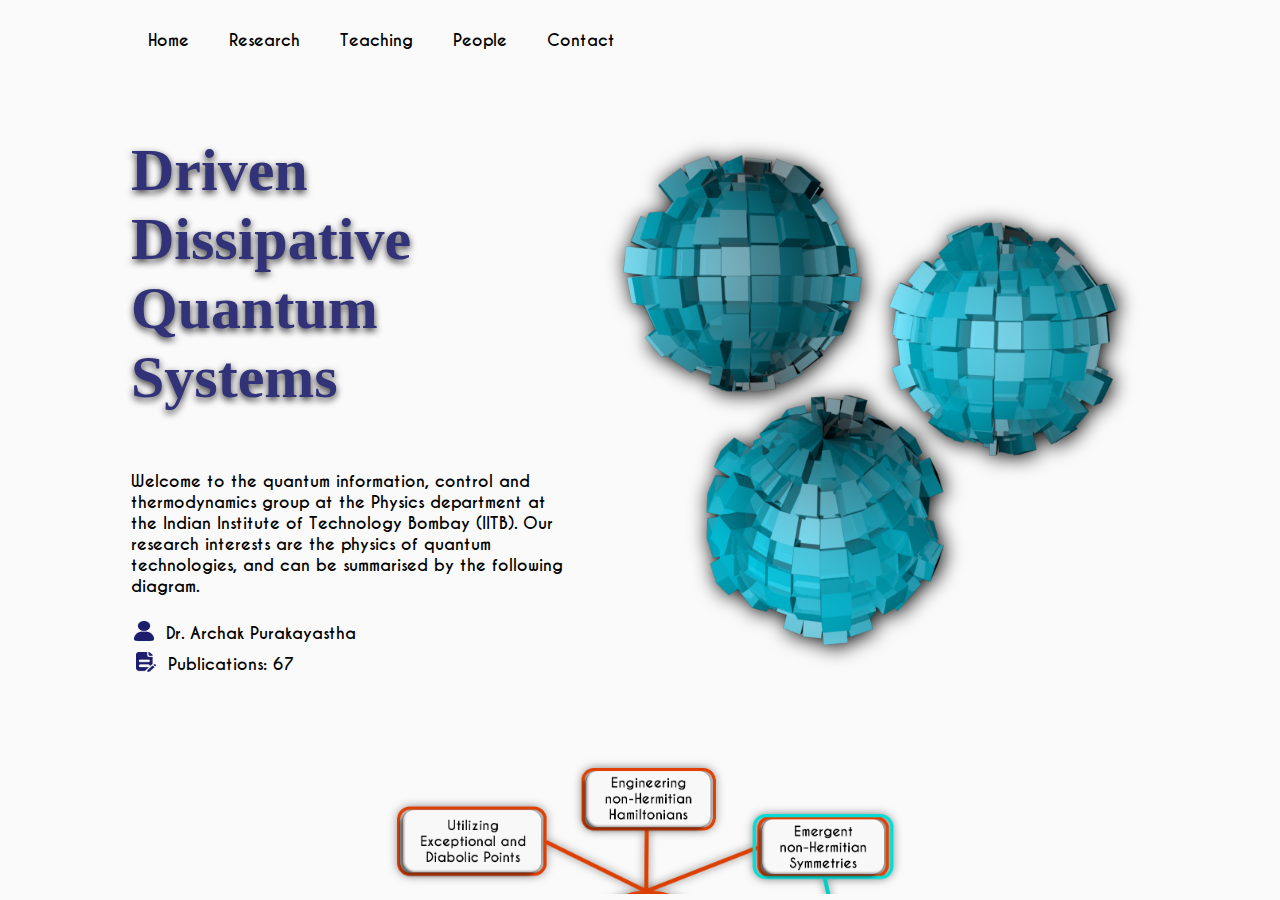
<file: index.html>
<!DOCTYPE html>
<html>
	<head>
		<meta charset="UTF-8">
		<meta name="viewport" content="width=device-width, initial-scale=1">
		<link rel="stylesheet" href="CSS/main.css">
		<title>
			Driven Dissipative Quantum Systems
		</title>
	</head>
	<body class="main">

	<!-- Navigation -->

		<iframe src="Pages/header.html" name="iframe-menu" title="menu" id="menu" width="100%" height="10%" scrolling="no">
		</iframe>

		<iframe src="Pages/home.html" name="iframe-body" title="body" id="body" width="100%" height="89%" scrolling="yes">
		</iframe>


	</body>
</html>
</file>
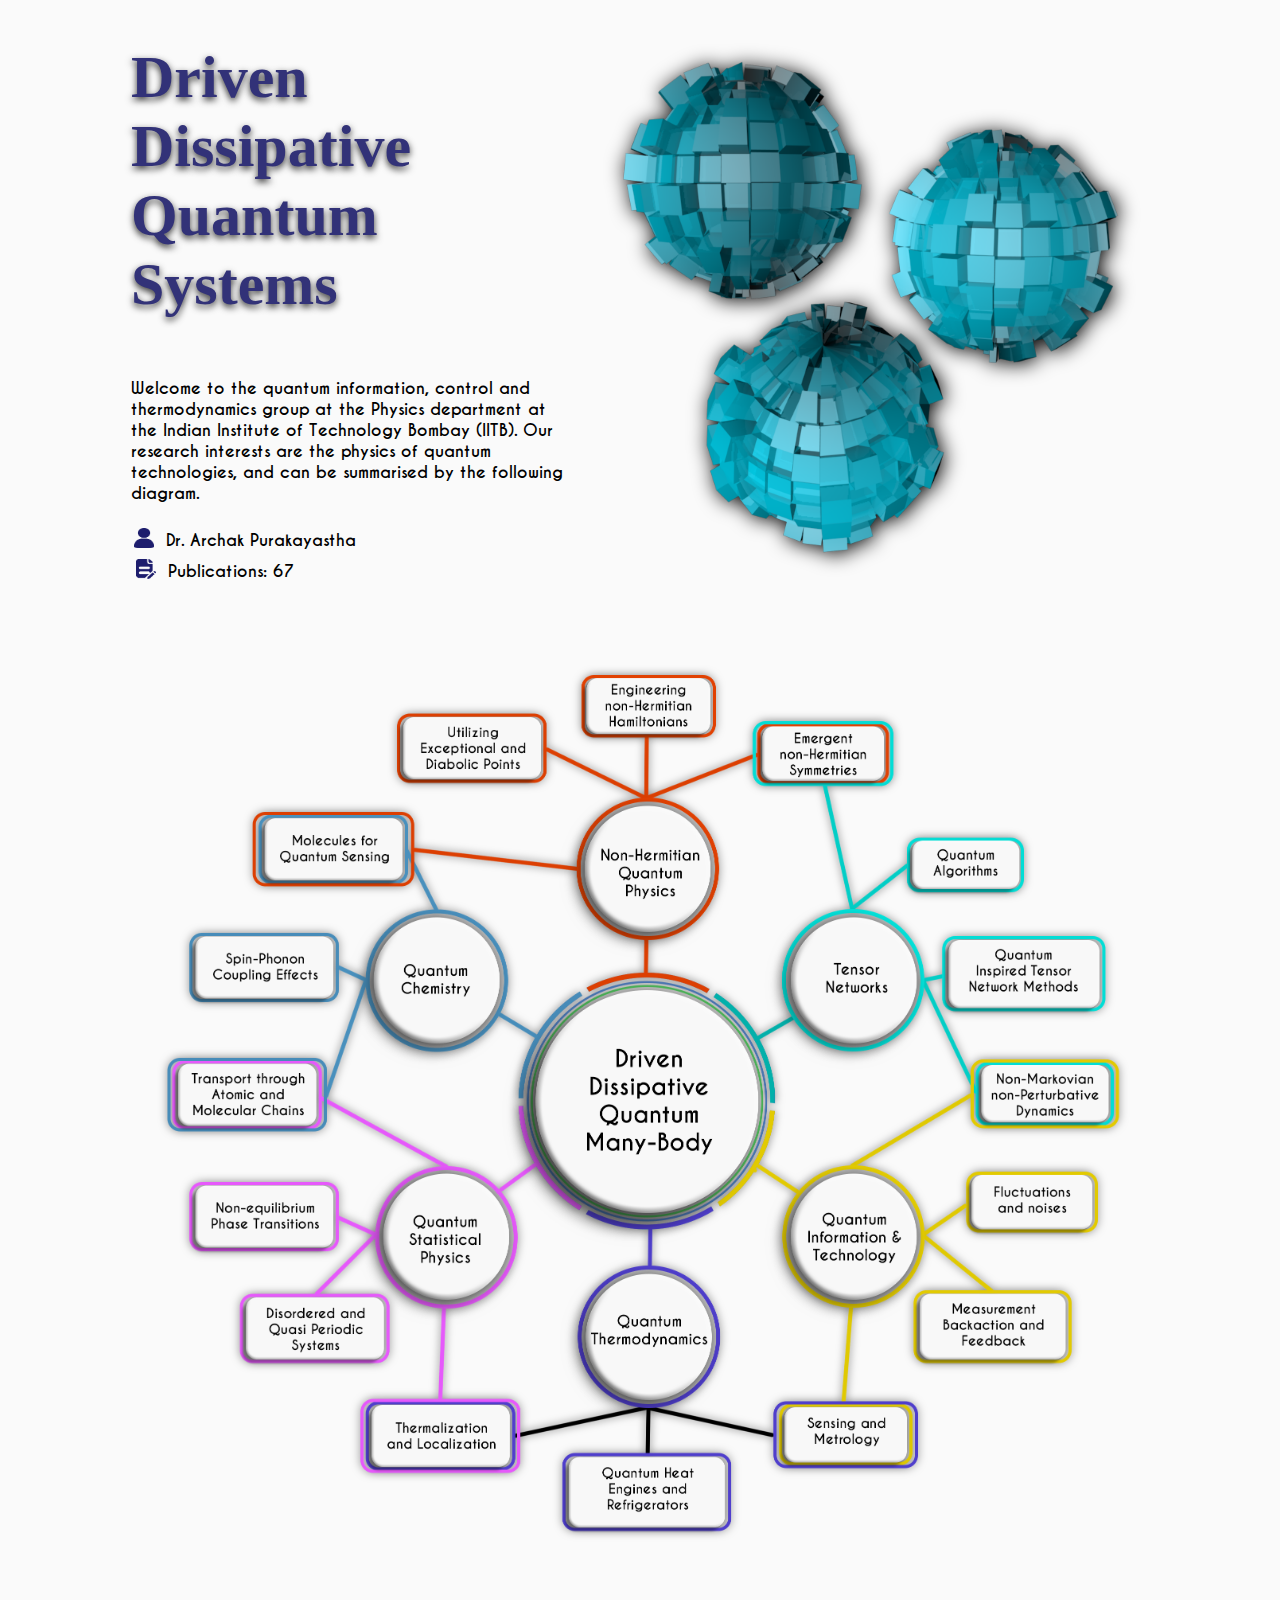
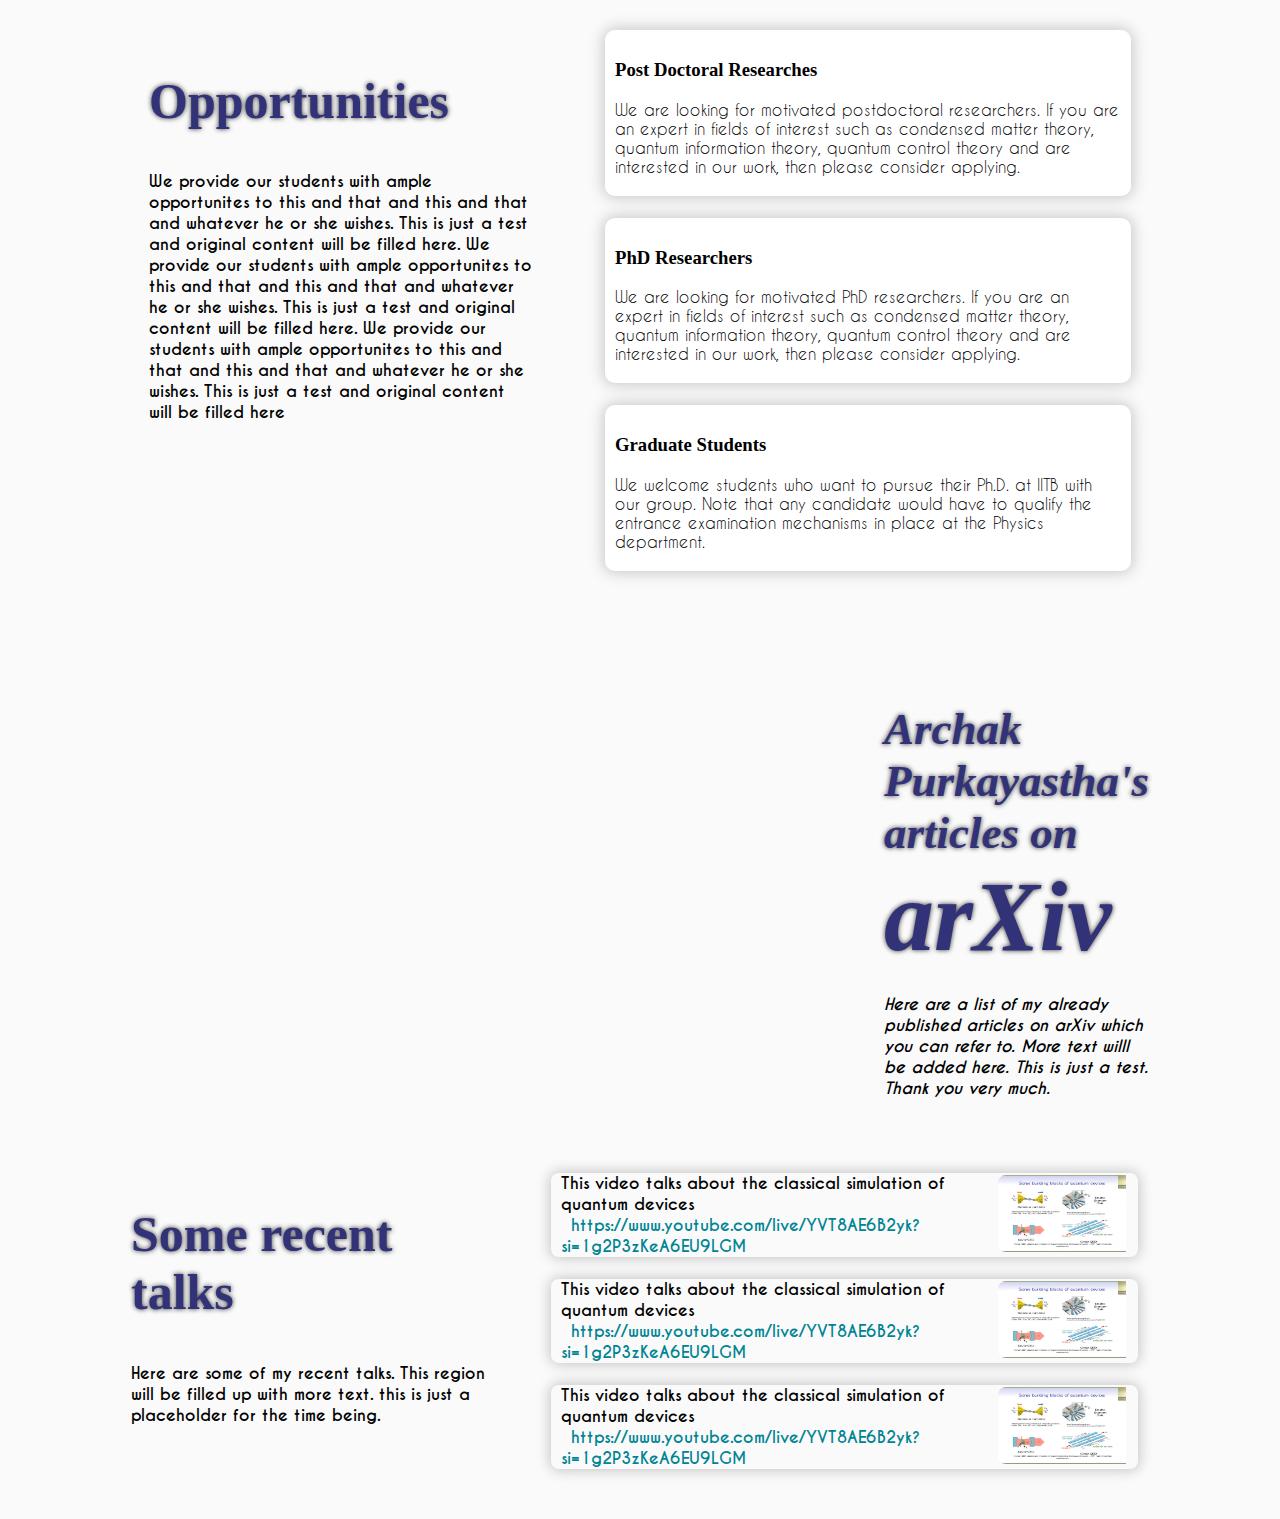
<file: Pages/home.html>
<!DOCTYPE html>
<html>
	<head>
		<meta charset="UTF-8">
		<meta name="viewport" content="width=device-width, initial-scale=1">
		<link rel="stylesheet" href="../CSS/main.css">

		<style type="text/css">
			
			div #arxivcontainer {
				margin-bottom: 30px !important;
				width:100% !important;
				border: 0px !important;
				border-radius: 5px !important;
				background-color: rgba(0, 0, 0, 0.0) !important;
				font-family: Franklin Gothic Heavy !important;
				color: rgba(50, 50, 120, 1.0) !important;
			}

			div #feedtitle {
				padding-left: 30px;
				font-size: 0px !important;
				text-align: left !important;
				color: rgba(0, 0, 0, 0.0) !important;

			}

			div .entry {
				width: 80% !important;
				font-family: Caviar-Dreams !important;
				font-size: 15px !important;
				font-weight: bold !important;
				margin: 20px !important;
				padding: 20px 20px 20px 20px !important;
				box-shadow: 0px 0px 13px 2px rgba(0, 0, 0, 0.2) !important;
				border-radius: 8px !important;
				color: black;
			}

			div .entry a {
				text-decoration: none !important;
				color: #008494 !important;
			}

			div .entry a:hover {
				text-decoration: underline !important;
				font-style: italic !important;
			}

			div .entry a:active {
				text-decoration: none !important;
				color: #008494 !important;
			}

			div .entry a:visited {
				text-decoration: none !important;
				color: #008494 !important;
			}

			div #feedtitle a {
				text-decoration: none !important;
				color: rgba(50, 50, 120, 0.0) !important;
			}

			div #feedtitle a:hover {
				text-decoration: underline !important;
				font-style: italic !important;
			}

			div #feedtitle a:active {
				text-decoration: none !important;
				color: rgba(50, 50, 120, 0.0) !important;
			}

			div #feedtitle a:visited {
				text-decoration: none !important;
				color: rgba(50, 50, 120, 0.0) !important;
			}
}

		</style> 

		<title>
			Driven Dissipative Quantum Systems
		</title>
	</head>
	<body>
		<div class="container">
			<div class="name">
				<table>
					<tr class="name" id="first-row">
						<td class="name" id="name">
							<h1 class="name" id="heading">
								Driven Dissipative Quantum Systems
							</h1>
							<br>
							<div class="name" id="info">
								Welcome to the quantum information, control and thermodynamics group at the Physics department at the Indian Institute of Technology Bombay (IITB). Our research interests are the physics of quantum technologies, and can be summarised by the following diagram.
								<br><br>
								<table class="author">
									<tr>
										<td>
											<img src="../Resources/Pictures/person.png">
										</td>
										<td>
											Dr. Archak Purakayastha
										</td>
									</tr>
								</table>

								<table class="publications">
									<tr>
										<td>
											<img src="../Resources/Pictures/article.png">
										</td>
										<td>
											Publications: 67
										</td>
									</tr>
								</table>

							</div>
						</td>
						<td class="name" id="picture">
							<div class="name" id="name-picture">
								<img src="../Resources/Pictures/quantum-2.png">
							</div>
						</td>	
					</tr>
				</table>
			</div>
			<br><br>

			<!-- Main content -->
			<div class="flow-diagram">
				<img src="../Resources/Pictures/Flow chart 3.png">
			</div>
			
			<br><br>

			<div class="opportunities">
				<table class="opportunities">
					<tr>
						<td rowspan="3" id="name">
							<h2 class="opportunities" id="opportunities">
								Opportunities
							</h2>
							<div id="info">
								We provide our students with ample opportunites to this and that and this and that and whatever he or she wishes. This is just a test and original content will be filled here. We provide our students with ample opportunites to this and that and this and that and whatever he or she wishes. This is just a test and original content will be filled here. We provide our students with ample opportunites to this and that and this and that and whatever he or she wishes. This is just a test and original content will be filled here
							</div>
						</td>
						<td>
							<div id="research">
								<h3>
									Post Doctoral Researches
								</h3>
								We are looking for motivated postdoctoral researchers. If you are an expert in fields of interest such as condensed matter theory, quantum information theory, quantum control theory and are interested in our work, then please consider applying. 
							</div>
						</td>
					</tr>
					<tr>
						<td>
							<div id="research">
								<h3>
									PhD Researchers
								</h3>
								We are looking for motivated PhD researchers. If you are an expert in fields of interest such as condensed matter theory, quantum information theory, quantum control theory and are interested in our work, then please consider applying.
							</div>
						</td>
					</tr>
					<tr>
						<td>
							<div id="research">
								<h3>
									Graduate Students
								</h3>
								We welcome students who want to pursue their Ph.D. at IITB with our group. Note that any candidate would have to qualify the entrance examination mechanisms in place at the Physics department.
							</div>
						</td>
					</tr>
				</table>
			</div>

			<br><br>

			<div class="arxiv-container">
				<table class="arxiv">
					<tr id="row">
						<td id="content">
							<div id="arxivfeed">
							</div>
						</td>
						<td class="arxiv">
							<div class="arxiv" id="heading">
								<h2>
									<div id="one">
										Archak Purkayastha's<br>
										articles on<br>
									</div>
									<div id="two">
										arXiv
									</div>
								</h2>
								Here are a list of my already published articles on arXiv which you  can refer to. More text willl be added here. This is just a test. Thank you very much.
								<h1>
									
								</h1>
							</div>
						</td>
					</tr>
				</table>
			</div>

			<br><br>
			
			<table class="recent-talks">
				<tr class="recent-talks" id="one">
					<td rowspan=3 class="recent-talks" id="recent-talks">
						<div class="recent-talks">
							<h2>
								Some recent talks
							</h2>
							Here are some of my recent talks. This region will be filled up with more text. this is just a placeholder for the time being.
						</div>
					</td>
					<td class="recent-talks" id="videos">
						<table class="videos">
							<tr class="videos">
								<td class="videos" id="text">
									This video talks about the classical simulation of quantum devices<br>
									<a target="_blank" href="https://www.youtube.com/live/YVT8AE6B2yk?si=1g2P3zKeA6EU9LGM">https://www.youtube.com/live/YVT8AE6B2yk?si=1g2P3zKeA6EU9LGM</a>
								</td>
								<td class="videos" id="thumbnail">
									<img src="../Resources/Pictures/Classical-simulation-of-quantum-devices.png">
								</td>
							</tr>
						</table>
					</td>
				</tr>
				<tr class="recent-talks" id="one">
					<td class="recent-talks" id="videos">
						<table class="videos">
							<tr class="videos">
								<td class="videos" id="text">
									This video talks about the classical simulation of quantum devices<br>
									<a target="_blank" href="https://www.youtube.com/live/YVT8AE6B2yk?si=1g2P3zKeA6EU9LGM">https://www.youtube.com/live/YVT8AE6B2yk?si=1g2P3zKeA6EU9LGM</a>
								</td>
								<td class="videos" id="thumbnail">
									<img src="../Resources/Pictures/Classical-simulation-of-quantum-devices.png">
								</td>
							</tr>
						</table>
					</td>
				</tr>
				<tr class="recent-talks" id="one">
					<td class="recent-talks" id="videos">
						<table class="videos">
							<tr class="videos">
								<td class="videos" id="text">
									This video talks about the classical simulation of quantum devices<br>
									<a target="_blank" href="https://www.youtube.com/live/YVT8AE6B2yk?si=1g2P3zKeA6EU9LGM">https://www.youtube.com/live/YVT8AE6B2yk?si=1g2P3zKeA6EU9LGM</a>
								</td>
								<td class="videos" id="thumbnail">
									<img src="../Resources/Pictures/Classical-simulation-of-quantum-devices.png">
								</td>
							</tr>
						</table>
					</td>
				</tr>

			</table>
				
				<br><br>

		<script type="text/javascript" src="../JS/index.js">
		</script>

		<script type="text/javascript" src="https://arxiv.org/js/myarticles.js">
		</script>

	</body>
</html>
</file>
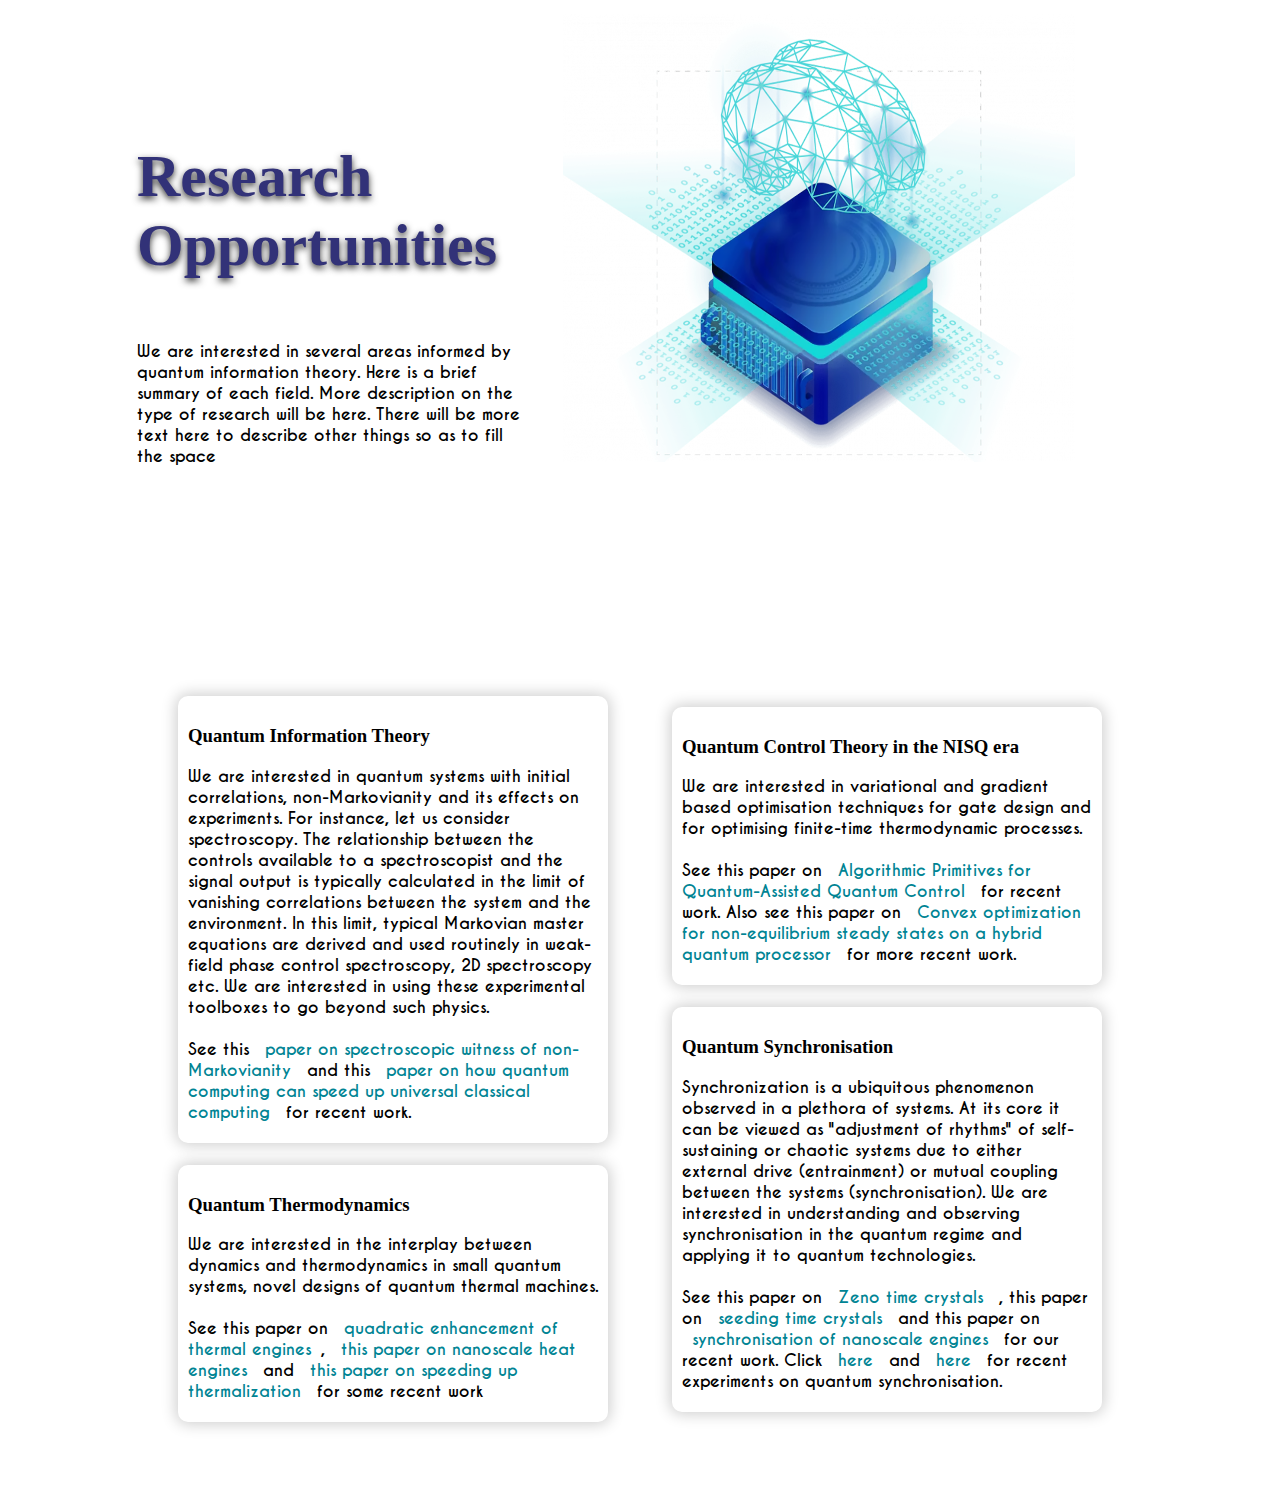
<file: Pages/research.html>
<!DOCTYPE html>
<html>
	<head>
		<meta charset="UTF-8">
		<meta name="viewport" content="width=device-width, initial-scale=1">
		<link rel="stylesheet" href="../CSS/teaching.css">

		<title>
			Driven Dissipative Quantum Many Body Systems-Research
		</title>
	</head>
	<body>
		<div class="container">
			<div class="name">
				<table class="subject"  style="border-spacing: 0px; margin-top: 0%;">
					<tr class="subject" id="first-row">
						<td class="subject" id="name" style="padding-top: 10%;">
							<h1 class="subject" id="heading">
								Research Opportunities
							</h1>
							<br>
							<div class="subject" id="info">
								We are interested in several areas informed by quantum information theory. Here is a brief summary of each field. More description on the type of research will be here.  There will be more text here to describe other things so as to fill the space
							</div>
						</td>
						<td class="name" id="picture">
							<div class="name" id="name-picture">
								<img src="../Resources/Pictures/research.png">
							</div>
						</td>
					</tr>
				</table>
			</div>

				<br><br>

				<table class="subject-container">
					<tr>
						<td>
							<table class="subject">
								<tr class="subject">
									<td class="subject">
										<div id="research">
											<h3>
												Quantum Information Theory
											</h3>
											We are interested in quantum systems with initial correlations, non-Markovianity and its effects on experiments. For instance, let us consider spectroscopy. The relationship between the controls available to a spectroscopist and the signal output is typically calculated in the limit of vanishing correlations between the system and the environment. In this limit, typical Markovian master equations are derived and used routinely in weak-field phase control spectroscopy, 2D spectroscopy etc. We are interested in using these experimental toolboxes to go beyond such physics. <br><br>
											See this <a href="https://www.google.com/url?q=https%3A%2F%2Farxiv.org%2Fabs%2F1803.08443&sa=D&sntz=1&usg=AOvVaw1YF17NLPk92qABPMMpEVtY">paper on spectroscopic witness of non-Markovianity</a> and this <a href="https://www.google.com/url?q=https%3A%2F%2Farxiv.org%2Fabs%2F1803.08443&sa=D&sntz=1&usg=AOvVaw1YF17NLPk92qABPMMpEVtY">paper on how quantum computing can speed up universal classical computing</a> for recent work.
										</div>
									</td>
								</tr>
								<tr>
									<td>
										<div id="research">
											<h3>
												Quantum Thermodynamics
											</h3>
											We are interested in the interplay between dynamics and thermodynamics in small quantum systems, novel designs of quantum thermal machines.<br><br>
											See this paper on <a href="">quadratic enhancement of thermal engines</a>, <a href="">this paper on nanoscale heat engines</a> and <a href="">this paper on speeding up thermalization</a>  for some recent work
									</div>
									</td>
								</tr>
								
							</table>
						</td>
						<td>
							<table class="subject">
								<tr class="subject">
									<td class="subject">
										<div id="research">
											<h3>
												Quantum Control Theory in the NISQ era
											</h3>
											We are interested in variational and gradient based optimisation techniques for gate design and for optimising finite-time thermodynamic processes.<br><br>
											See this paper on <a href="">Algorithmic Primitives for Quantum-Assisted Quantum Control</a> for recent work. Also see this paper on <a href="">Convex optimization for non-equilibrium steady states on a hybrid quantum processor</a> for more recent work.
										</div>
									</td>
								</tr>
								<tr>
									<td>
										<div id="research">
											<h3>
												Quantum Synchronisation
											</h3>
											Synchronization is a ubiquitous phenomenon observed in a plethora of systems. At its core it can be viewed as "adjustment of rhythms" of self-sustaining or chaotic systems due to either external drive (entrainment) or mutual coupling between the systems (synchronisation). We are interested in understanding and observing synchronisation in the quantum regime and applying it to quantum technologies.<br><br>
											See this paper on <a href="">Zeno time crystals</a> , this paper on <a href="">seeding time crystals</a> and  this paper on <a href="">synchronisation of nanoscale engines</a> for our recent work. Click <a href="">here</a> and <a href="">here</a> for recent experiments on quantum synchronisation.
									</div>
									</td>
								</tr>
							</table>
						</td>
					</tr>
					
				</table>
						</td>
					</tr>
				</table>
			</div>
			<br><br>

			

	</body>
</html>
</file>
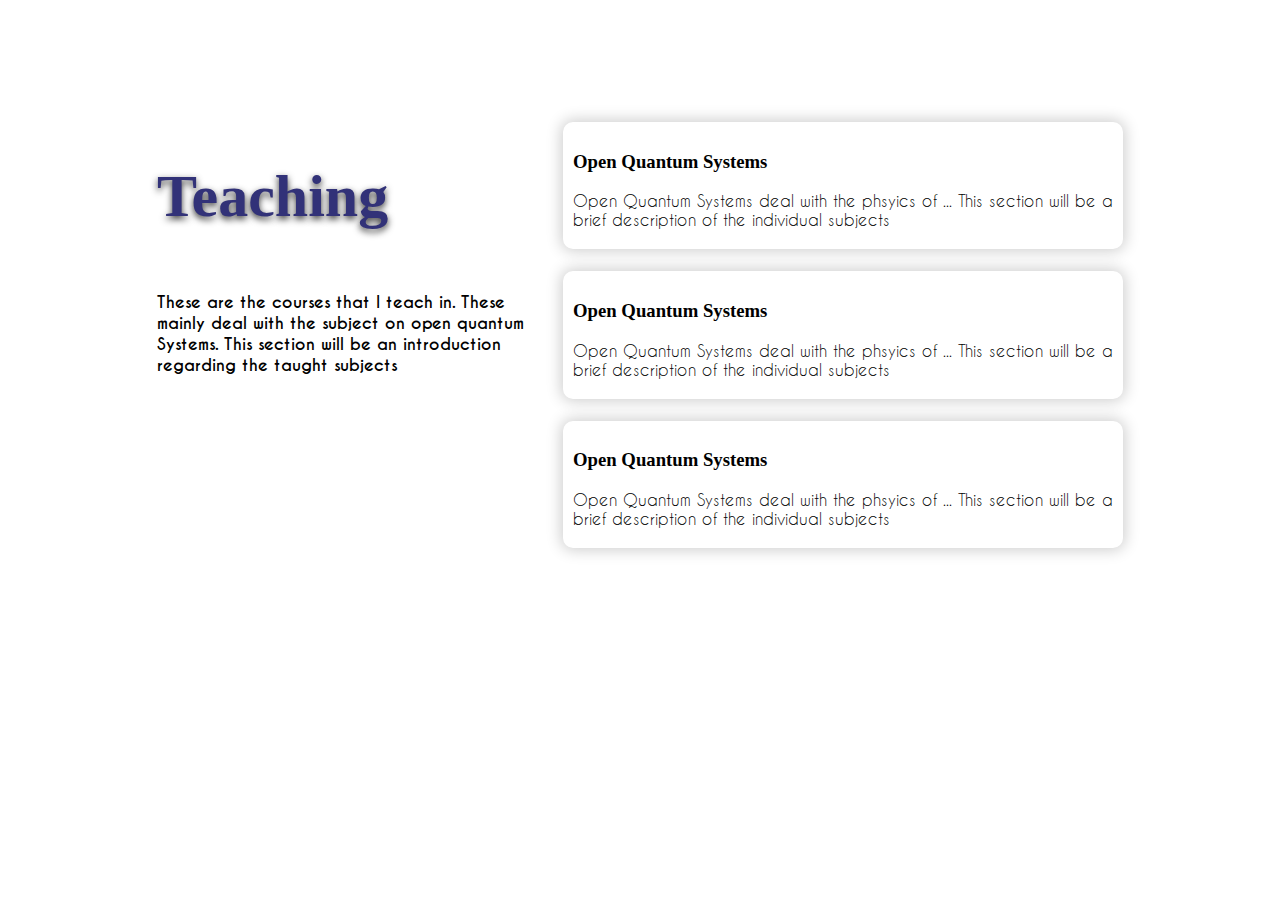
<file: Pages/teaching.html>
<!DOCTYPE html>
<html>
	<head>
		<meta charset="UTF-8">
		<meta name="viewport" content="width=device-width, initial-scale=1">
		<link rel="stylesheet" href="../CSS/teaching.css">

		<title>
			Driven Dissipative Quantum Many Body Systems-Teaching
		</title>
	</head>
	<body>
		<div class="container">
			<div class="name">
				<table class="subject">
					<tr class="subject" id="first-row">
						<td class="subject" id="name" rowspan="3">
							<h1 class="subject" id="heading">
								Teaching
							</h1>
							<br>
							<div class="subject" id="info">
								These are the courses that I teach in. These mainly deal with the subject on open quantum Systems. This section will be an introduction regarding the taught subjects
							</div>
						</td>
						<td>
							<div id="research">
								<h3>
									Open Quantum Systems
								</h3>
								Open Quantum Systems deal with the phsyics of ... This section will be a brief description of the individual subjects
							</div>
						</td>
					</tr>
					<tr>
						<td>
							<div id="research">
								<h3>
									Open Quantum Systems
								</h3>
								Open Quantum Systems deal with the phsyics of ... This section will be a brief description of the individual subjects
							</div>
						</td>	
					</tr>
					<tr>
						<td>
							<div id="research">
								<h3>
									Open Quantum Systems
								</h3>
								Open Quantum Systems deal with the phsyics of ... This section will be a brief description of the individual subjects
							</div>
						</td>
					</tr>
				</table>
			</div>
			<br><br>

			

	</body>
</html>
</file>
<file: CSS/main.css>
@font-face {
    font-family: "Caviar-Dreams";
    src: url("../Resources/Fonts/CaviarDreams.ttf");
}

@font-face {
    font-family: "Caviar-Dreams";
    font-weight: bold;
    src: url("../Resources/Fonts/Caviar_Dreams_Bold.ttf");
}

@keyframes slideInFromLeft {
  0% {
    transform: translateX(50%);
  }
  100% {
    transform: translateX(0);
  }
}

@keyframes slideInFromTop {
  0% {
    transform: translateY(-50%);
  }
  100% {
    transform: translateY(0);
  }
}

@keyframes slideInFromRight {
  0% {
    transform: translateX(-50%);
  }
  100% {
    transform: translateX(0);
  }
}

@keyframes slideInFromBottom {
  0% {
    transform: translateY(50%);
  }
  100% {
    transform: translateY(0);
  }
}


body {
  margin: 0px;
  font-family: Caviar-Dreams;
  height: 100vh;
  overflow: visible;
  background-color: #fafafa;

}

body .main {
  overflow: hidden;
}

iframe {
  border: 0px;
}

.container {
  padding: 0vw 10vw 0vw 10vw;
}

.navigation-menu {
  padding: 0vw 10vw 0vw 10vw;
  font-family: Caviar-Dreams;
  font-weight: bold;
}

.navigation-menu div {
  float: left;
  padding-top: 20px;
  padding-bottom: 20px;
  margin: 10px;
}

.navigation-menu a {
  margin: 10px;
  color: black;
  font-family: "Caviar-Dreams";
  text-decoration: none;
}

.navigation-menu a:hover {
  text-decoration: underline;
}

.navigation-menu a:active {
  margin: 10px;
  color: black;
  font-family: "Caviar-Dreams";
  text-decoration: none;
}

.navigation-menu a:visited {
  margin: 10px;
  color: black;
  font-family: "Caviar-Dreams";
  text-decoration: none;
}


.name img {
  filter: drop-shadow(2px 2px 10px rgba(0, 0, 0, 1.0));
  height: 45vw;
  width: 45vw;
  animation-duration: 0.8s;
  animation-timing-function: ease-out;
  animation-delay: 0s;
  animation-iteration-count: 1;
  animation-name: slideInFromLeft;
}

.name #name {
  height: 1vh;
}
.name h1 {
  font-family: Franklin Gothic Heavy;
  font-size: 60px;
  text-shadow: 0px 3px 7px rgba(0, 0, 0, 0.8);
  color: rgba(50, 50, 120, 1.0);
  animation-duration: 0.8s;
  animation-timing-function: ease-out;
  animation-delay: 0s;
  animation-iteration-count: 1;
  animation-name: slideInFromTop;
}

.name #info{
  font-weight: bold;
  animation-duration: 0.8s;
  animation-timing-function: ease-out;
  animation-delay: 0s;
  animation-iteration-count: 1;
  animation-name: slideInFromRight;
}


.opportunities h2 {
  font-family: Franklin Gothic Heavy;
  font-size: 50px;
  color: rgba(50, 50, 120, 1.0);
  text-shadow: 0px 0px 5px rgba(0, 0, 0, 0.8);
}

.opportunities h3 {
  font-family: Franklin Gothic Heavy;
}

.opportunities #name {
  vertical-align: top;
  font-weight: bold;
  width: 30vw;
}

.opportunities #research {
  padding: 10px 10px 20px 10px;
  border: 0px solid black;
  border-radius: 10px;
  box-shadow: 0px 0px 15px 2px rgba(0, 0, 0, 0.2);
  margin-left: 50px;
  background-color: white;
}

.opportunities table{
  border-spacing: 20px;
}

.flow-diagram img{
  width: 100%;
  filter: drop-shadow(0px 0px 4px rgba(0, 0, 0, 0.5));

}


.recent-talks h2 {
  font-family: Franklin Gothic Heavy;
  font-size: 50px;
  color: rgba(50, 50, 120, 1.0);
  text-shadow: 0px 0px 5px rgba(0, 0, 0, 0.8);
}

.arxiv #two {
  font-size: 100px;
  font-family: Cascadia Code;
  color: rgba(50, 50, 120, 1.0);
  text-shadow: 0px 0px 5px rgba(0, 0, 0, 0.8);
}

.arxiv #one {
  padding-top: 50px;
  font-size: 45px;
  font-family: Franklin Gothic Heavy;
  color: rgba(50, 50, 120, 1.0);
  text-shadow: 0px 0px 5px rgba(0, 0, 0, 0.8);
}

.arxiv #row{
  vertical-align: top;
}

.arxiv #heading {
  font-weight: bold;
  font-style: italic;
}

.arxiv #content {
  width: 80%;
}

.recent-talks #recent-talks {
  width: 40%;
  font-weight: bold;
  vertical-align: top;
  padding-right: 30px;
}

.recent-talks #videos {
  width: 60%;
  border: 0px;
}

.videos tr{
  border-radius: 8px;
  box-shadow: 0px 0px 13px 2px rgba(0, 0, 0, 0.2);
}

.videos {
  margin: 7px;
}

.videos img {
  padding-left: 0px;
  padding-right: 10px;
  width: 10vw;
  height: 6vw;
  box-shadow: 0px 0px 0px 0px rgba(0, 0, 0, 0.0);
  filter: drop-shadow(0px 0px 4px rgba(0, 0, 0, 0.0));
  border: 0px;
  border-radius: 8px;
}

.videos {
  padding: 0px 2px 0px 2px;
}

.videos #text {
  padding: 0px 5px 0px 10px;
  font-weight: bold;
}

.videos #text a {
  color: #008494;
  text-decoration: none;
  padding-left: 10px;
  padding-right: 10px;
}

.videos #text a:hover {
  color: #008494;
  text-decoration: underline;
  font-style: italic;
}

.videos #text a:visited {
  color: #008494;
  text-decoration: none;
}

.videos #text a:active {
  color: #008494;
  text-decoration: none;
}

.author img {
  width: 20px;
  height: 20px;
  box-shadow: 0px 0px 0px 0px rgba(0, 0, 0, 0.0);
  filter: drop-shadow(0px 0px 4px rgba(0, 0, 0, 0.0));
  padding-right: 8px;
}

.publications img {
  width: 20px;
  height: 20px;
  box-shadow: 0px 0px 0px 0px rgba(0, 0, 0, 0.0);
  filter: drop-shadow(0px 0px 4px rgba(0, 0, 0, 0.0));
  padding-right: 8px;
  padding-left: 2px;
}
</file>
<file: CSS/teaching.css>
@font-face {
    font-family: "Caviar-Dreams";
    src: url("../Resources/Fonts/CaviarDreams.ttf");
}

@font-face {
    font-family: "Caviar-Dreams";
    font-weight: bold;
    src: url("../Resources/Fonts/Caviar_Dreams_Bold.ttf");
}

@keyframes slideInFromLeft {
    0% {
      transform: translateX(50%);
    }
    100% {
      transform: translateX(0);
    }
}
  
@keyframes slideInFromTop {
    0% {
      transform: translateY(-50%);
    }
    100% {
      transform: translateY(0);
    }
}
  
@keyframes slideInFromRight {
    0% {
      transform: translateX(-50%);
    }
    100% {
      transform: translateX(0);
    }
}
  
@keyframes slideInFromBottom {
    0% {
      transform: translateY(50%);
    }
    100% {
      transform: translateY(0);
    }
}

body {
    font-family: Caviar-Dreams;
}

.subject #subject {
    height: 1vh;
}

.subject h1 {
    font-family: Franklin Gothic Heavy;
    font-size: 60px;
    text-shadow: 0px 3px 7px rgba(0, 0, 0, 0.8);
    color: rgba(50, 50, 120, 1.0);
    animation-duration: 0.8s;
    animation-timing-function: ease-out;
    animation-delay: 0s;
    animation-iteration-count: 1;
    animation-name: slideInFromTop;
}
  
.subject #info{
    font-weight: bold;
    animation-duration: 0.8s;
    animation-timing-function: ease-out;
    animation-delay: 0s;
    animation-iteration-count: 1;
    animation-name: slideInFromRight;
}
  
td h3 {
    font-family: Franklin Gothic Heavy;
}
  
.subject #name {
    vertical-align: top;
    font-weight: bold;
    width: 30vw;
}
  
td #research {
    padding: 10px 10px 20px 10px;
    border: 0px solid black;
    border-radius: 10px;
    box-shadow: 0px 0px 15px 2px rgba(0, 0, 0, 0.2);
    background-color: white;
}

table {
    border-spacing: 20px;
    margin-top: 10%
}

.subject h2 {
    font-family: Franklin Gothic Heavy;
    font-size: 50px;
    color: rgba(50, 50, 120, 1.0);
    text-shadow: 0px 0px 5px rgba(0, 0, 0, 0.8);
}

.container {
    padding: 0vw 10vw 0vw 10vw;
}

.subject table{
    border-spacing: 20px;
}

a {
  color: #008494;
  text-decoration: none;
  padding-left: 10px;
  padding-right: 10px;
}

a:hover {
  color: #008494;
  text-decoration: underline;
  font-style: italic;
}

a:visited {
  color: #008494;
  text-decoration: none;
}

a:active {
  color: #008494;
  text-decoration: none;
}

.subject-container td {
  font-weight: bold;
  width: 50%;
}

.name img {
  padding-left: 40px;
  vertical-align: top;
  width: 40vw;
  height: 35vw;
  filter: brightness(0.85);
  animation-duration: 0.8s;
  animation-timing-function: ease-out;
  animation-delay: 0s;
  animation-iteration-count: 1;
  animation-name: slideInFromLeft;
}
</file>
